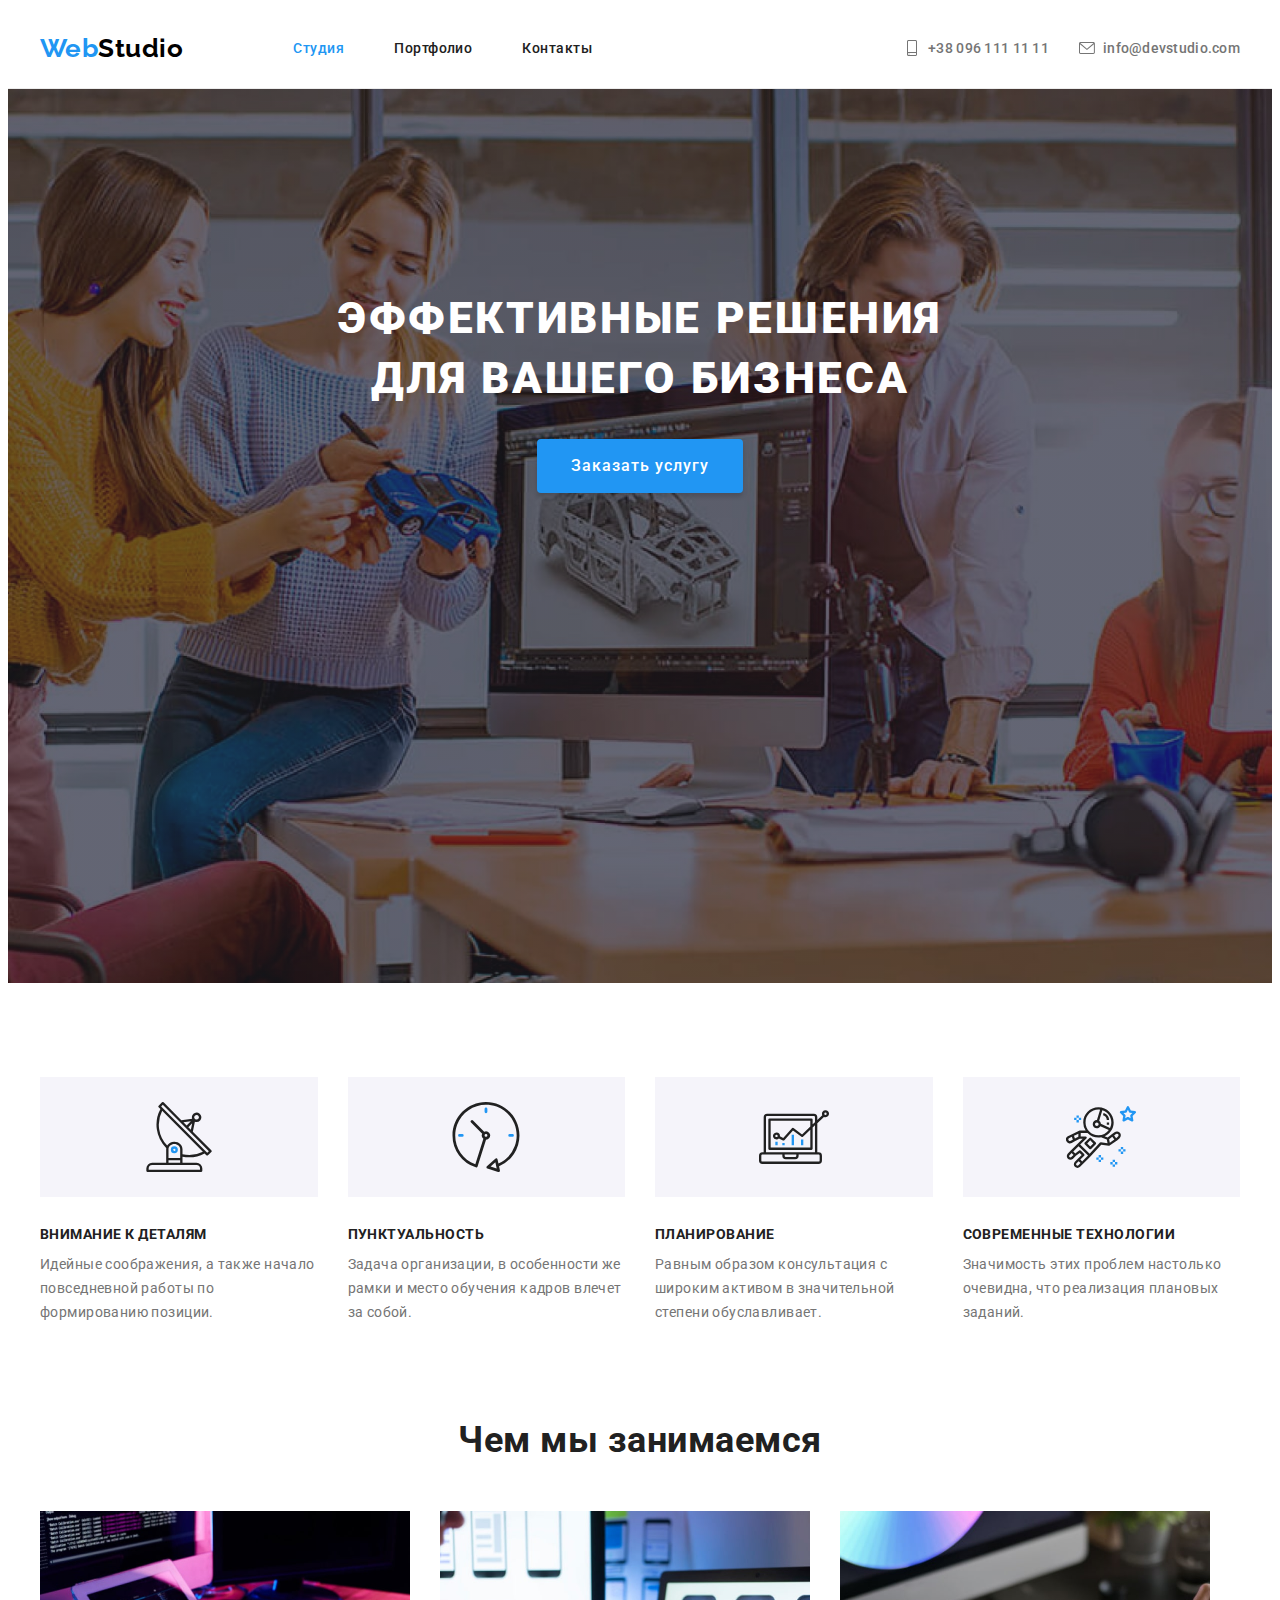
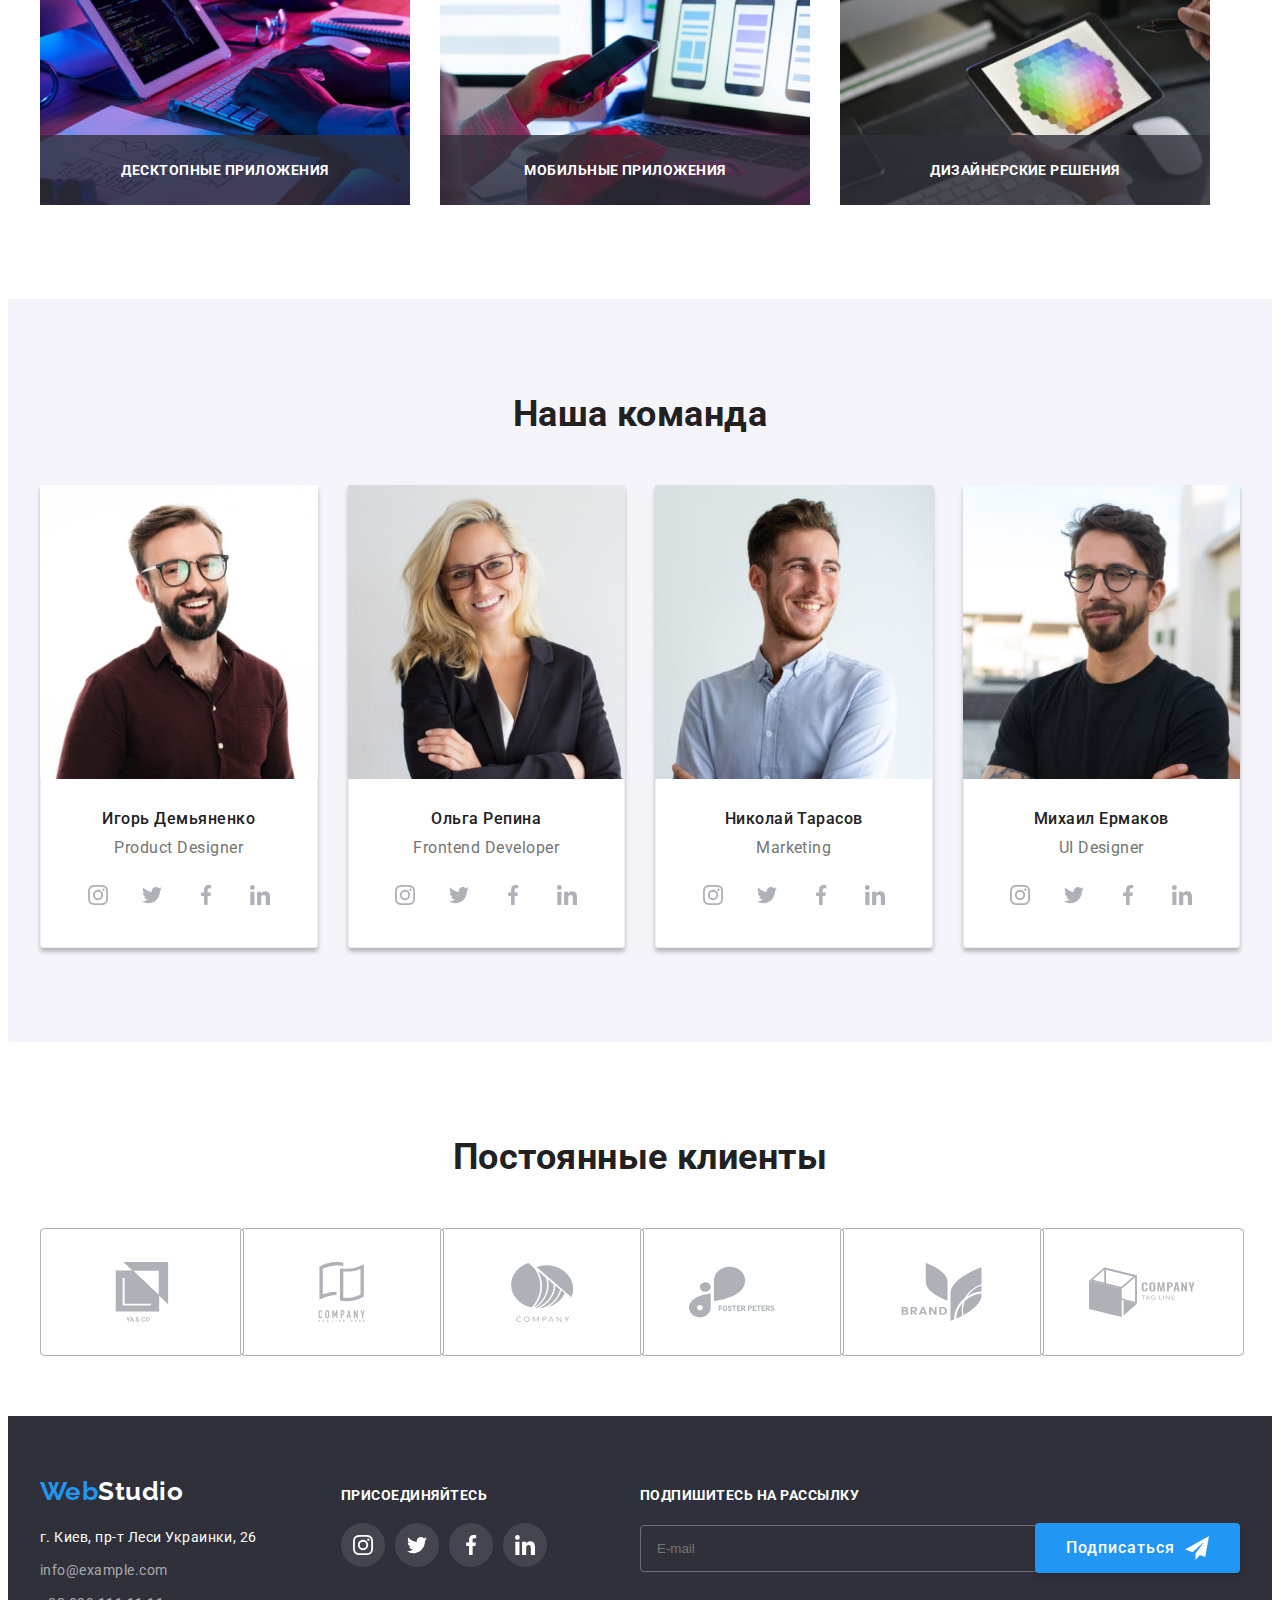
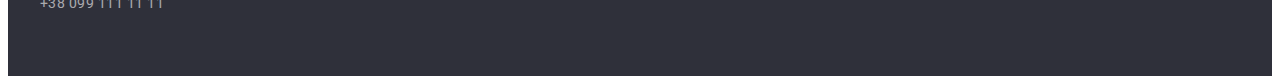
<file: index.html>
<!DOCTYPE html>
<html lang="ru">
  <head>
    <meta charset="UTF-8" />
    <meta http-equiv="X-UA-Compatible" content="IE=edge" />
    <meta name="viewport" content="width=device-width, initial-scale=1.0" />
    <title>Document</title>
    <link rel="preconnect" href="https://fonts.googleapis.com" />
    <link rel="preconnect" href="https://fonts.gstatic.com" crossorigin />
    <link
      href="https://fonts.googleapis.com/css2?family=Raleway:wght@700&family=Roboto:wght@400;500;700;900&display=swap"
      rel="stylesheet"
    />
    <link
      rel="stylesheet"
      href="https://cdnjs.cloudflare.com/ajax/libs/modern-normalize/1.1.0/modern-normalize.min.css"
      integrity="sha512-wpPYUAdjBVSE4KJnH1VR1HeZfpl1ub8YT/NKx4PuQ5NmX2tKuGu6U/JRp5y+Y8XG2tV+wKQpNHVUX03MfMFn9Q=="
      crossorigin="anonymous"
      referrerpolicy="no-referrer"
    />

    <link rel="stylesheet" href="./css/main.min.css" />
  </head>
  <body>
    <header class="header">
      <div class="container header__box">
        <a class="logo link" href=""> Web<span class="logo__text">Studio</span> </a>
        <button type="button" class="header-button" data-menu-open>
          <svg class="header-button__icon" aria-label="Переключатель мобильного меню">
            <use class="icon-menu" href="images/icons.svg#icon-menu"></use>
          </svg>
        </button>

        <nav class="nav">
          <ul class="nav__list list">
            <li class="nav__item">
              <a class="nav__link link nav__link--current" href="./index.html"> Студия</a>
            </li>
            <li class="nav__item">
              <a class="nav__link link" href="./portfolio.html"> Портфолио</a>
            </li>
            <li class="nav__item"><a class="nav__link link" href=""> Контакты</a></li>
          </ul>
        </nav>
        <ul class="contacts list">
          <li class="contacts__item">
            <a
              class="contacts__our-contacts tel link"
              href="tel:+380961111111"
              aria-label="смартфон"
            >
              <svg class="contacts__icon-smartphone">
                <use href="./images/icons.svg#icon-smartphone"></use>
              </svg>
              +38 096 111 11 11</a
            >
          </li>
          <li class="contacts__item">
            <a
              class="contacts__our-contacts link"
              href="mailto:info@devstudio.com"
              aria-label="конверт"
            >
              <svg class="contacts__icon-envelope">
                <use href="./images/icons.svg#icon-envelope"></use>
              </svg>
              info@devstudio.com
            </a>
          </li>
        </ul>
        <div class="mob-menu is-hidden" data-menu>
          <!-- <div class="container"> -->
            <button class="mob-menu-button" data-menu-close>
              <svg class="mob-menu-button__icon">
                <use href="images/icons.svg#close"></use>
              </svg>
            </button>
            <div class="mob-menu-box">
              <ul class="mob-menu__list list">
                <li class="mob-menu__item">
                  <a class="mob-menu__link link mob-menu__link--current" href=""> Студия</a>
                </li>
                <li class="mob-menu__item">
                  <a class="mob-menu__link link" href="./portfolio.html"> Портфолио</a>
                </li>
                <li class="mob-menu__item"><a class="mob-menu__link link" href=""> Контакты</a></li>
              </ul>
              <ul class="mob-contacts list">
                <li class="mob-contacts__item mob-contacts__item--blue">
                  <a class="mob-contacts__link link" href="tel:+380961111111"> +38 096 111 11 11</a>
                </li>
                <li class="mob-contacts__item">
                  <a class="mob-contacts__link link" href="mailto:info@devstudio.com">
                    info@devstudio.com
                  </a>
                </li>
              </ul>
            </div>

            <ul class="list social-networks">
              <li class="social-networks__item">
                <p class="social-networks__text">Instagram</p>
              </li>
              <li class="social-networks__item">
                <p class="social-networks__text">Twitter</p>
              </li>
              <li class="social-networks__item">
                <p class="social-networks__text">Facebook</p>
              </li>
              <li class="social-networks__item">
                <p class="social-networks__text">LinkedIn</p>
              </li>
            </ul>
          </div>
        </div>
      </div>
    </header>
    <main class="main">
      <section class="section section-hero overlay">
        <div class="container hero">
          <h1 class="hero__title">ЭФФЕКТИВНЫЕ РЕШЕНИЯ ДЛЯ ВАШЕГО БИЗНЕСА</h1>
          <button type="button" class="hero__btn btn" data-modal-open>Заказать услугу</button>
        </div>
      </section>
      <!--  особености -->
      <section class="section">
        <div class="container">
          <h2 class="visually-hidden">особенности</h2>
          <ul class="grid grid--margin list">
            <li class="grid__item">
              <div class="about">
                <svg class="about__svg">
                  <use href="./images/icons.svg#icon-antenna"></use>
                </svg>
              </div>
              <h3 class="about__after-title">Внимание к деталям</h3>
              <p class="about__text">
                Идейные соображения, а также начало повседневной работы по формированию позиции.
              </p>
            </li>
            <li class="grid__item">
              <div class="about">
                <svg class="about__svg">
                  <use href="./images/icons.svg#icon-clock"></use>
                </svg>
              </div>
              <h3 class="about__after-title">Пунктуальность</h3>
              <p class="about__text">
                Задача организации, в особенности же рамки и место обучения кадров влечет за собой.
              </p>
            </li>
            <li class="grid__item">
              <div class="about">
                <svg class="about__svg">
                  <use href="./images/icons.svg#icon-diagram"></use>
                </svg>
              </div>
              <h3 class="about__after-title">Планирование</h3>
              <p class="about__text">
                Равным образом консультация с широким активом в значительной степени обуславливает.
              </p>
            </li>
            <li class="grid__item">
              <div class="about">
                <svg class="about__svg">
                  <use href="./images/icons.svg#icon-astronaut"></use>
                </svg>
              </div>
              <h3 class="about__after-title">Современные технологии</h3>
              <p class="about__text">
                Значимость этих проблем настолько очевидна, что реализация плановых заданий.
              </p>
            </li>
          </ul>
          <!--  услуги компании  -->
          <div class="work">
            <h2 class="work__title">Чем мы занимаемся</h2>
            <ul class="work-list work list">
              <li class="work-list__item">
                <div class="work-list__work-box">
                  <img srcset="
                  ./images/desktop/team2-370.jpg 370w,
                  ./images/desktop/team2-740.jpg 740w"
                  src="./images/desktop/team2-370.jpg"
                   sizes="(min-width: 1200px) 33vw"
                   alt="сотрудник работающий на пк" />
                  <p class="work-list__text">ДЕСКТОПНЫЕ ПРИЛОЖЕНИЯ</p>
                </div>
              </li>
              <li class="work-list__item">
                <div class="work-list__work-box">
                  <img srcset="
                  ./images/desktop/team3-370.jpg 370w,
                  ./images/desktop/team3-740.jpg 740w"
                  src="./images/desktop/team3-370.jpg"
                   sizes="(min-width: 1200px) 33vw"
                    alt=" ноутбук на котором создают по " />
                  <p class="work-list__text">МОБИЛЬНЫЕ ПРИЛОЖЕНИЯ</p>
                </div>
              </li>
              <li class="work-list__item">
                <div class="work-list__work-box">
                  <img srcset="
                  ./images/desktop/team1-370.jpg 370w,
                  ./images/desktop/team1-740.jpg 740w"
                  src="./images/desktop/team1-370.jpg"
                   sizes="(min-width: 1200px) 33vw"
                    alt=" планшет в женских руках" />
                  <p class="work-list__text">ДИЗАЙНЕРСКИЕ РЕШЕНИЯ</p>
                </div>
              </li>
            </ul>
          </div>
        </div>
      </section>

      <!-- персонал компании -->
      <section class="team section">
        <div class="container">
          <h2 class="team__title">Наша команда</h2>
          <ul class="team-list list">
            <li class="team-list__item">
              <img class="team-list__icon"  
              srcset="
              ./images/mobile/img-mob-1-450.jpg 450w, 
              ./images/mobile/img-mob-1-900.jpg 900w, 
              ./images/tablet/img-tab-1-354.jpg 354w, 
              ./images/tablet/img-tab-1-708.jpg 708w,
              ./images/desktop/img-des1-270.jpg 270w,
              ./images/desktop/img-des1-540.jpg 540w" 
              src="./images/mobile/img-mob-1-450.jpg" 
              alt="сотрудник компании"
              sizes="(min-width: 1200px) 25vw, (min-width: 768px) 50vw, 100vw" />
              <div class="team-list__team-box">
                <h3 class="team-list__after-title">Игорь Демьяненко</h3>
                <p class="team-list__team-text">Product Designer</p>
                <ul class="list social">
                  <li class="social__item">
                    <a class="social__link" href="">
                      <svg class="social__svg">
                        <use href="./images/icons.svg#icon-instagram"></use>
                      </svg>
                    </a>
                  </li>
                  <li class="social__item">
                    <a class="social__link" href="">
                      <svg class="social__svg">
                        <use href="./images/icons.svg#icon-twitter"></use>
                      </svg>
                    </a>
                  </li>
                  <li class="social__item">
                    <a class="social__link" href="">
                      <svg class="social__svg">
                        <use href="./images/icons.svg#icon-facebook"></use>
                      </svg>
                    </a>
                  </li>
                  <li class="social__item">
                    <a class="social__link" href="">
                      <svg class="social__svg">
                        <use href="./images/icons.svg#icon-linkedin"></use>
                      </svg>
                    </a>
                  </li>
                </ul>
              </div>
            </li>
            <li class="team-list__item">
              <img class="team-list__icon"  srcset="
              ./images/mobile/img-mob-2-450.jpg 450w, 
              ./images/mobile/img-mob-2-900.jpg 900w, 
              ./images/tablet/img-tab-2-354.jpg 354w, 
              ./images/tablet/img-tab-2-708.jpg 708w,
              ./images/desktop/img-des2-270.jpg 270w,
              ./images/desktop/img-des2-540.jpg 540w" 
              src="./images/mobile/img-mob-2-450.jpg"
               alt="сотрудник компании"
               sizes="(min-width: 1200px) 25vw, (min-width: 768px) 50vw, 100vw" />
              <div class="team-list__team-box">
                <h3 class="team-list__after-title">Ольга Репина</h3>
                <p class="team-list__team-text">Frontend Developer</p>
                <ul class="list social">
                  <li class="social__item">
                    <a class="social__link" href="">
                      <svg class="social__svg">
                        <use href="./images/icons.svg#icon-instagram"></use>
                      </svg>
                    </a>
                  </li>
                  <li class="social__item">
                    <a class="social__link" href="">
                      <svg class="social__svg">
                        <use href="./images/icons.svg#icon-twitter"></use>
                      </svg>
                    </a>
                  </li>
                  <li class="social__item">
                    <a class="social__link" href="">
                      <svg class="social__svg">
                        <use href="./images/icons.svg#icon-facebook"></use>
                      </svg>
                    </a>
                  </li>
                  <li class="social__item">
                    <a class="social__link" href="">
                      <svg class="social__svg">
                        <use href="./images/icons.svg#icon-linkedin"></use>
                      </svg>
                    </a>
                  </li>
                </ul>
              </div>
            </li>
            <li class="team-list__item">
              <img class="team-list__icon"  srcset="
              ./images/mobile/img-mob-3-450.jpg 450w, 
              ./images/mobile/img-mob-3-900.jpg 900w, 
              ./images/tablet/img-tab-3-354.jpg 354w, 
              ./images/tablet/img-tab-3-708.jpg 708w,
              ./images/desktop/img-des3-270.jpg 270w,
              ./images/desktop/img-des3-540.jpg 540w" 
              src="./images/mobile/img-mob-3-450.jpg"
               alt="сотрудник компании"
               sizes="(min-width: 1200px) 25vw, (min-width: 768px) 50vw, 100vw" />
              <div class="team-list__team-box">
                <h3 class="team-list__after-title">Николай Тарасов</h3>
                <p class="team-list__team-text">Marketing</p>
                <ul class="list social">
                  <li class="social__item">
                    <a class="social__link" href="">
                      <svg class="social__svg">
                        <use href="./images/icons.svg#icon-instagram"></use>
                      </svg>
                    </a>
                  </li>
                  <li class="social__item">
                    <a class="social__link" href="">
                      <svg class="social__svg">
                        <use href="./images/icons.svg#icon-twitter"></use>
                      </svg>
                    </a>
                  </li>
                  <li class="social__item">
                    <a class="social__link" href="">
                      <svg class="social__svg">
                        <use href="./images/icons.svg#icon-facebook"></use>
                      </svg>
                    </a>
                  </li>
                  <li class="social__item">
                    <a class="social__link" href="">
                      <svg class="social__svg">
                        <use href="./images/icons.svg#icon-linkedin"></use>
                      </svg>
                    </a>
                  </li>
                </ul>
              </div>
            </li>
            <li class="team-list__item">
              <img class="team-list__icon"  srcset="
              ./images/mobile/img-mob-4-450.jpg 450w, 
              ./images/mobile/img-mob-4-900.jpg 900w, 
              ./images/tablet/img-tab-4-354.jpg 354w, 
              ./images/tablet/img-tab-4-708.jpg 708w,
              ./images/desktop/img-des4-270.jpg 270w,
              ./images/desktop/img-des4-540.jpg 540w" 
              src="./images/mobile/img-mob-4-450.jpg"
               alt="сотрудник комнании"
               sizes="(min-width: 1200px) 25vw, (min-width: 768px) 50vw, 100vw" />
              <div class="team-list__team-box">
                <h3 class="team-list__after-title">Михаил Ермаков</h3>
                <p class="team-list__team-text">UI Designer</p>
                <ul class="list social">
                  <li class="social__item">
                    <a class="social__link" href="">
                      <svg class="social__svg">
                        <use href="./images/icons.svg#icon-instagram"></use>
                      </svg>
                    </a>
                  </li>
                  <li class="social__item">
                    <a class="social__link" href="">
                      <svg class="social__svg">
                        <use href="./images/icons.svg#icon-twitter"></use>
                      </svg>
                    </a>
                  </li>
                  <li class="social__item">
                    <a class="social__link" href="">
                      <svg class="social__svg">
                        <use href="./images/icons.svg#icon-facebook"></use>
                      </svg>
                    </a>
                  </li>
                  <li class="social__item">
                    <a class="social__link" href="">
                      <svg class="social__svg">
                        <use href="./images/icons.svg#icon-linkedin"></use>
                      </svg>
                    </a>
                  </li>
                </ul>
              </div>
            </li>
          </ul>
        </div>
      </section>
      <!-- ---------клиенты -->
      <section class="clients section">
        <div class="container clients__container">
          <h2 class="clients__title">Постоянные клиенты</h2>
          <ul class="list clients__list">
            <li class="clients__item">
              <a class="clients__link" href="" aria-label="логотип компании">
                <svg class="clients__svg">
                  <use href="./images/icons.svg#icon-group4"></use>
                </svg>
              </a>
            </li>
            <li class="clients__item">
              <a class="clients__link" href="" aria-label="логотип компании">
                <svg class="clients__svg">
                  <use href="./images/icons.svg#icon-group3"></use>
                </svg>
              </a>
            </li>
            <li class="clients__item">
              <a class="clients__link" href="" aria-label="логотип компании">
                <svg class="clients__svg">
                  <use href="./images/icons.svg#icon-group2"></use>
                </svg>
              </a>
            </li>
            <li class="clients__item">
              <a class="clients__link" href="" aria-label="логотип компании">
                <svg class="clients__svg">
                  <use href="./images/icons.svg#icon-group1"></use>
                </svg>
              </a>
            </li>
            <li class="clients__item">
              <a class="clients__link" href="" aria-label="логотип компании">
                <svg class="clients__svg">
                  <use href="./images/icons.svg#icon-group"></use>
                </svg>
              </a>
            </li>
            <li class="clients__item">
              <a class="clients__link" href="" aria-label="логотип компании">
                <svg class="clients__svg">
                  <use href="./images/icons.svg#icon-Object"></use>
                </svg>
              </a>
            </li>
          </ul>
        </div>
      </section>
    </main>
    <footer class="footer">
      <div class="container footer-container">
        <div class="wrapper-address">
          <a class="logo logo-footer link" href="">
            Web<span class="logo__text--white">Studio</span>
          </a>
          <address class="address">
            <ul class="address__list list">
              <li class="address__item">
                <a
                  class="address__link link"
                  href="https://www.google.com.ua/maps/place/бул.+Леси+Украинки,+26"
                  >г. Киев, пр-т Леси Украинки, 26</a
                >
              </li>
              <li class="address__item">
                <a class="address__link link" href="mailto:info@example.com">info@example.com</a>
              </li>
              <li class="address__item">
                <a class="address__link link" href="tel:+380991111111">+38 099 111 11 11</a>
              </li>
            </ul>
          </address>
        </div>
        <div class="footer-box">
          <p class="footer-box__text">ПРИСОЕДИНЯЙТЕСЬ</p>
          <ul class="list social">
            <li class="social__item">
              <a class="social__link social__link--white" href="" aria-label="icon-instagram">
                <svg class="social__svg">
                  <use href="./images/icons.svg#icon-instagram"></use>
                </svg>
              </a>
            </li>
            <li class="social__item">
              <a class="social__link social__link--white" href="" aria-label="icon-twitter">
                <svg class="social__svg">
                  <use href="./images/icons.svg#icon-twitter"></use>
                </svg>
              </a>
            </li>
            <li class="social__item">
              <a class="social__link social__link--white" href="" aria-label="icon-facebook">
                <svg class="social__svg">
                  <use href="./images/icons.svg#icon-facebook"></use>
                </svg>
              </a>
            </li>
            <li class="social__item">
              <a class="social__link social__link--white" href="" aria-label="icon-linkedin">
                <svg class="social__svg">
                  <use href="./images/icons.svg#icon-linkedin"></use>
                </svg>
              </a>
            </li>
          </ul>
        </div>
        <div class="footer-form-box">
          <form class="footer-form">
            <b class="footer-form__title">ПОДПИШИТЕСЬ НА РАССЫЛКУ</b>
            <div class="label-box">
              <label class="footer-form__label">
                <input class="footer-form__input" name="email" type="email" placeholder="E-mail" />
              </label>
              <button class="footer-form__btn btn" type="submit">
                <span class="footer-form__text">Подписаться</span>
                <svg class="footer-form__icon">
                  <use href="./images/icons.svg#icon-icon-send"></use>
                </svg>
              </button>
            </div>
          </form>
        </div>
      </div>
    </footer>
    <div class="backdrop is-hidden" data-modal>
      <div class="modal">
        <button class="modal__btn" data-modal-close>
          <svg class="modal-svg" width="18" height="18">
            <use href="./images/icons.svg#icon-close"></use>
          </svg>
        </button>
        <p class="modal__title">Оставьте свои данные, мы вам перезвоним</p>
        <form action="#" class="modal-form">
          <label class="modal-form__label"
            ><span>Имя</span>
            <svg class="modal-form__icon">
              <use href="./images/icons.svg#icon-person-black"></use>
            </svg>
            <input type="text" name="user-name" class="modal-form__input" required />
          </label>
          <label class="modal-form__label"
            ><span>Телефон</span>
            <svg class="modal-form__icon">
              <use href="./images/icons.svg#icon-phone-black"></use>
            </svg>
            <input type="email" name="user-email" class="modal-form__input" required />
          </label>
          <label class="modal-form__label"
            ><span>Почта</span>
            <svg class="modal-form__icon">
              <use href="./images/icons.svg#icon-email-black"></use>
            </svg>
            <input type="tel" name="user-tel" class="modal-form__input" required />
          </label>

          <label class="modal-form__label"
            ><span>Комментарий</span>
            <textarea
              class="modal-form__textarea"
              name="user-text"
              placeholder="Введите текст"
            ></textarea>
          </label>
          <div>
            <input
              class="checkbox visually-hidden"
              type="checkbox"
              name="policy"
              id="checkbox"
              value="Соглашаюсь с рассылкой и принимаю"
            />
            <label class="label-checkbox-text" for="checkbox">
              <span class="modal-span">
                <svg class="modal-label-icon" width="16" height="15">
                  <use href="./images/icons.svg#icon-Vector"></use>
                </svg>
              </span>

              Соглашаюсь с рассылкой и принимаю&nbsp;<a href="" class="label-checkbox-link"
                >Условия договора</a
              >
            </label>
          </div>

          <button type="submit" class="form__btn btn">Отправить</button>
        </form>
      </div>
    </div>

    <script src="./js/modal.js"></script>
    <script src="./js/mobile-menu.js"></script>
    
  </body>
</html>
</file>
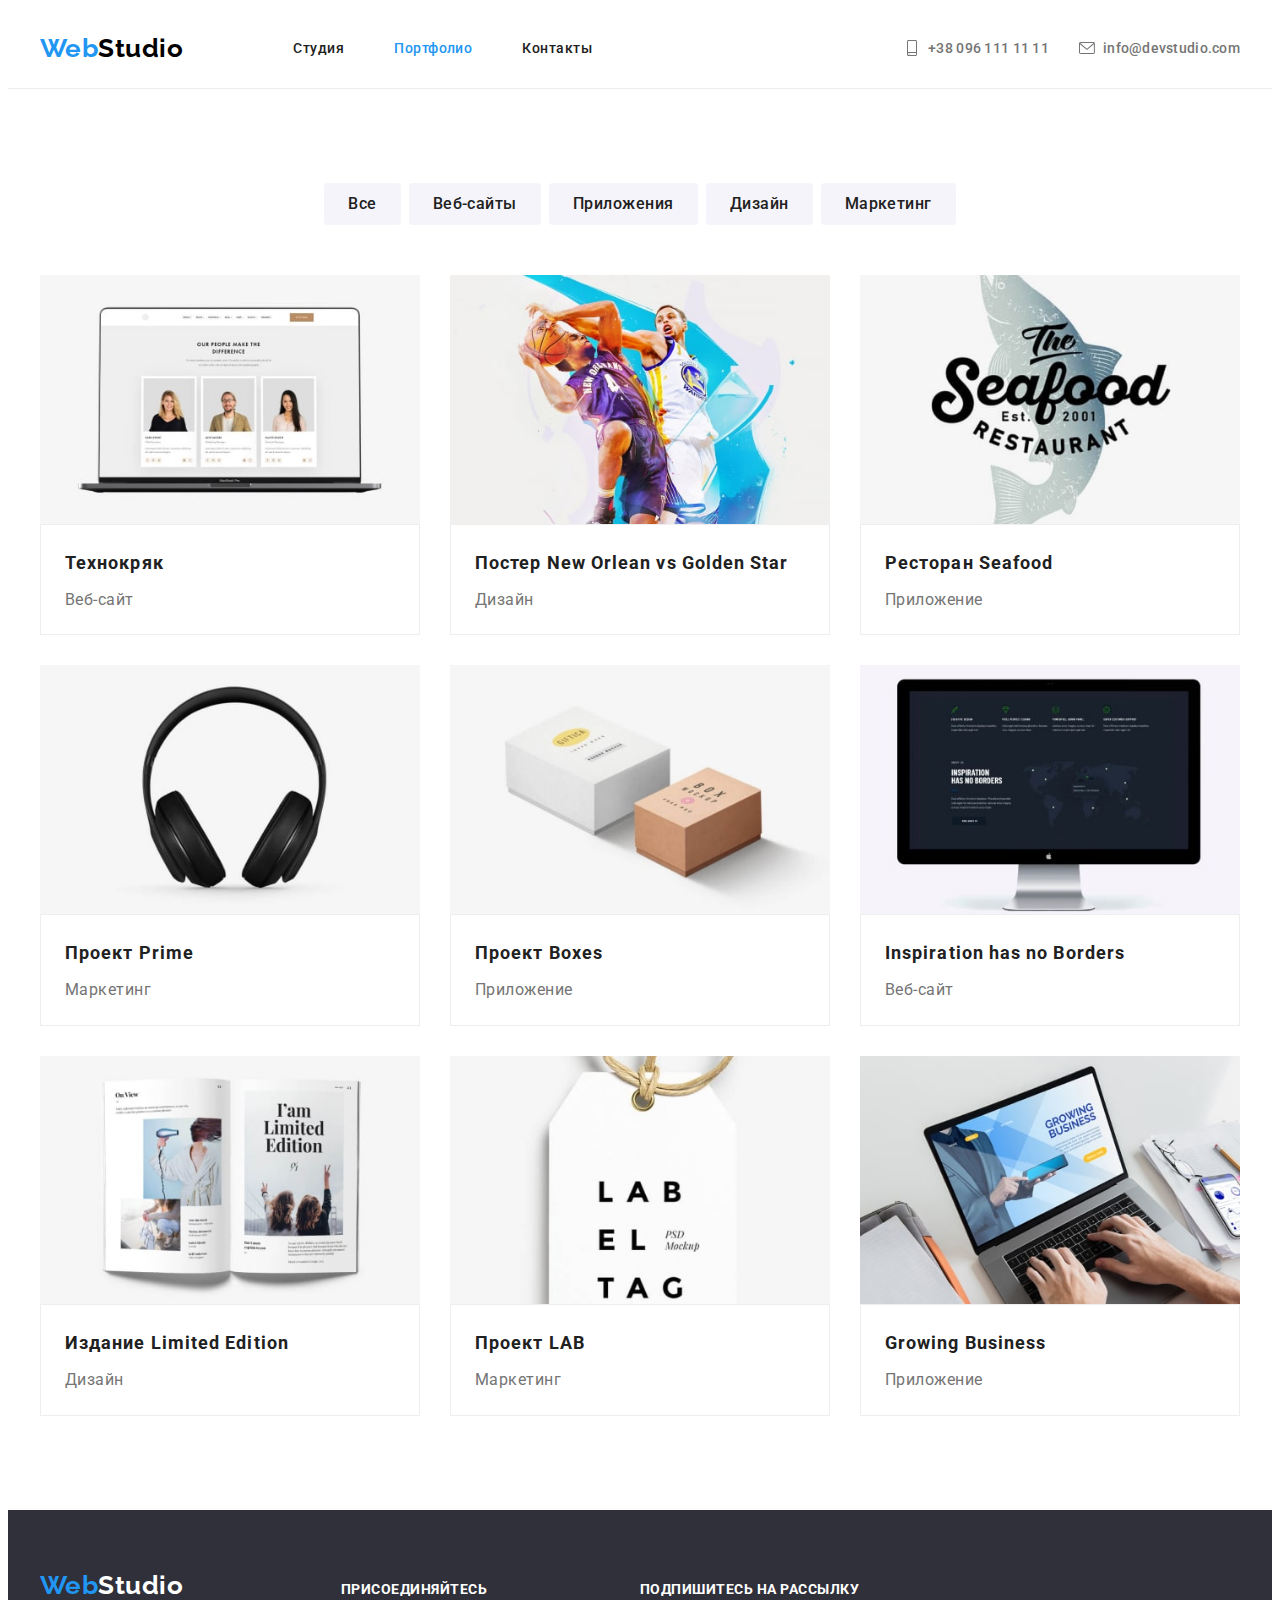
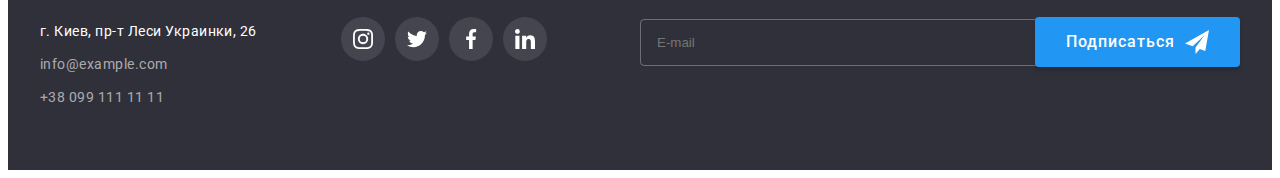
<file: portfolio.html>
<!DOCTYPE html>
<html lang="ru">
  <head>
    <meta charset="UTF-8" />
    <meta http-equiv="X-UA-Compatible" content="IE=edge" />
    <meta name="viewport" content="width=device-width, initial-scale=1.0" />
    <title>Document</title>
    <link rel="preconnect" href="https://fonts.googleapis.com" />
    <link rel="preconnect" href="https://fonts.gstatic.com" crossorigin />
    <link
      href="https://fonts.googleapis.com/css2?family=Raleway:wght@700&family=Roboto:wght@400;500;700;900&display=swap"
      rel="stylesheet"
    />
    <link
      rel="stylesheet"
      href="https://cdnjs.cloudflare.com/ajax/libs/modern-normalize/1.1.0/modern-normalize.min.css"
      integrity="sha512-wpPYUAdjBVSE4KJnH1VR1HeZfpl1ub8YT/NKx4PuQ5NmX2tKuGu6U/JRp5y+Y8XG2tV+wKQpNHVUX03MfMFn9Q=="
      crossorigin="anonymous"
      referrerpolicy="no-referrer"
    />

    <link rel="stylesheet" href="./css/main.min.css" />
  </head>
  <body>
    <header class="header">
      <div class="container header__box">
        <a class="logo link" href=""> Web<span class="logo__text">Studio</span> </a>
        <button type="button" class="header-button" data-menu-open>
          <svg class="header-button__icon" aria-label="Переключатель мобильного меню">
            <use class="icon-menu" href="images/icons.svg#icon-menu"></use>
          </svg>
        </button>

        <nav class="nav">
          <ul class="nav__list list">
            <li class="nav__item">
              <a class="nav__link link" href="./index.html"> Студия</a>
            </li>
            <li class="nav__item">
              <a class="nav__link link nav__link--current" href="./portfolio.html"> Портфолио</a>
            </li>
            <li class="nav__item"><a class="nav__link link" href=""> Контакты</a></li>
          </ul>
        </nav>
        <ul class="contacts list">
          <li class="contacts__item">
            <a
              class="contacts__our-contacts tel link"
              href="tel:+380961111111"
              aria-label="смартфон"
            >
              <svg class="contacts__icon-smartphone">
                <use href="./images/icons.svg#icon-smartphone"></use>
              </svg>
              +38 096 111 11 11</a
            >
          </li>
          <li class="contacts__item">
            <a
              class="contacts__our-contacts link"
              href="mailto:info@devstudio.com"
              aria-label="конверт"
            >
              <svg class="contacts__icon-envelope">
                <use href="./images/icons.svg#icon-envelope"></use>
              </svg>
              info@devstudio.com
            </a>
          </li>
        </ul>
        <div class="mob-menu is-hidden" data-menu>
          <button class="mob-menu-button" data-menu-close>
            <svg class="mob-menu-button__icon">
              <use href="images/icons.svg#close"></use>
            </svg>
          </button>
          <div class="mob-menu-box">
            <ul class="mob-menu__list list">
              <li class="mob-menu__item">
                <a class="mob-menu__link link" href="./index.html"> Студия</a>
              </li>
              <li class="mob-menu__item">
                <a class="mob-menu__link mob-menu__link--current link" href="./portfolio.html">
                  Портфолио</a
                >
              </li>
              <li class="mob-menu__item"><a class="mob-menu__link link" href=""> Контакты</a></li>
            </ul>
            <ul class="mob-contacts list">
              <li class="mob-contacts__item mob-contacts__item--blue">
                <a class="mob-contacts__link link" href="tel:+380961111111"> +38 096 111 11 11</a>
              </li>
              <li class="mob-contacts__item">
                <a class="mob-contacts__link link" href="mailto:info@devstudio.com">
                  info@devstudio.com
                </a>
              </li>
            </ul>
          </div>

          <ul class="list social-networks">
            <li class="social-networks__item">
              <p class="social-networks__text">Instagram</p>
            </li>
            <li class="social-networks__item">
              <p class="social-networks__text">Twitter</p>
            </li>
            <li class="social-networks__item">
              <p class="social-networks__text">Facebook</p>
            </li>
            <li class="social-networks__item">
              <p class="social-networks__text">LinkedIn</p>
            </li>
          </ul>
        </div>
      </div>
    </header>
    <main class="main-porfolio">
      <section class="projects section">
        <div class="container">
          <h1 class="visually-hidden">Проекты</h1>
          <ul class="filters list">
            <li class="filters__item">
              <button type="button" class="filters__buttons">Все</button>
            </li>
            <li class="filters__item">
              <button type="button" class="filters__buttons">Веб-сайты</button>
            </li>
            <li class="filters__item">
              <button type="button" class="filters__buttons">Приложения</button>
            </li>
            <li class="filters__item">
              <button type="button" class="filters__buttons">Дизайн</button>
            </li>
            <li class="filters__item">
              <button type="button" class="filters__buttons">Маркетинг</button>
            </li>
          </ul>

          <ul class="list wrapper">
            <li class="wrapper__item">
              <a class="link wrapper__link" href="">
                <div class="gallery">
                  <img
                    class="gallery__icon"
                    srcset="
                      ./images/mobile/pic-mob-1-450.jpg 450w,
                      ./images/mobile/pic-mob-1-900.jpg 900w,
                      ./images/tablet/pic-tab-1-354.jpg 354w,
                      ./images/tablet/pic-tab-1-708.jpg 708w
                    "
                    src="./images/mobile/pic-mob-1.jpg"
                    alt="ноутбук"
                    sizes="(min-width: 1200px) 33vw, (min-width: 768px) 50vw, 100vw"
                  />
                  <p class="gallery__text">
                    Технокряк это современная площадка распространения коронавируса. Компании
                    используют эту платформу для цифрового шпионажа и атак на защищённые сервера
                    конкурентов.
                  </p>
                </div>
                <div class="gallery__box gallery__box--height">
                  <h2 class="gallery__after-title">Технокряк</h2>
                  <p class="gallery__indent">Веб-сайт</p>
                </div>
              </a>
            </li>
            <li class="wrapper__item">
              <a class="link wrapper__link" href="">
                <div class="gallery">
                  <img
                    class="gallery__icon"
                    srcset="
                      ./images/mobile/pic-mob-2-450.jpg 450w,
                      ./images/mobile/pic-mob-2-900.jpg 900w,
                      ./images/tablet/pic-tab-2-354.jpg 354w,
                      ./images/tablet/pic-tab-2-708.jpg 708w
                    "
                    src="./images/mobile/pic-mob-1.jpg"
                    alt="ноутбук"
                    sizes="(min-width: 1200px) 33vw, (min-width: 768px) 50vw, 100vw"
                  />
                  <p class="gallery__text">
                    Технокряк это современная площадка распространения коронавируса. Компании
                    используют эту платформу для цифрового шпионажа и атак на защищённые сервера
                    конкурентов.
                  </p>
                </div>
                <div class="gallery__box">
                  <h2 class="gallery__after-title">Постер New Orlean vs Golden Star</h2>
                  <p class="gallery__indent">Дизайн</p>
                </div>
              </a>
            </li>
            <li class="wrapper__item">
              <a class="link wrapper__link" href="">
                <div class="gallery">
                  <img
                    class="gallery__icon"
                    srcset="
                      ./images/mobile/pic-mob-3-450.jpg 450w,
                      ./images/mobile/pic-mob-3-900.jpg 900w,
                      ./images/tablet/pic-tab-3-354.jpg 354w,
                      ./images/tablet/pic-tab-3-708.jpg 708w
                    "
                    src="./images/mobile/pic-mob-1.jpg"
                    alt="ноутбук"
                    sizes="(min-width: 1200px) 33vw, (min-width: 768px) 50vw, 100vw"
                  />
                  <p class="gallery__text">
                    Технокряк это современная площадка распространения коронавируса. Компании
                    используют эту платформу для цифрового шпионажа и атак на защищённые сервера
                    конкурентов.
                  </p>
                </div>
                <div class="gallery__box">
                  <h2 class="gallery__after-title">Ресторан Seafood</h2>
                  <p class="gallery__indent">Приложение</p>
                </div>
              </a>
            </li>
            <li class="wrapper__item">
              <a class="link wrapper__link" href="">
                <div class="gallery">
                  <img
                    class="gallery__icon"
                    srcset="
                      ./images/mobile/pic-mob-4-450.jpg 450w,
                      ./images/mobile/pic-mob-4-900.jpg 900w,
                      ./images/tablet/pic-tab-4-354.jpg 354w,
                      ./images/tablet/pic-tab-4-708.jpg 708w
                    "
                    src="./images/mobile/pic-mob-1.jpg"
                    alt="ноутбук"
                    sizes="(min-width: 1200px) 33vw, (min-width: 768px) 50vw, 100vw"
                  />
                  <p class="gallery__text">
                    Технокряк это современная площадка распространения коронавируса. Компании
                    используют эту платформу для цифрового шпионажа и атак на защищённые сервера
                    конкурентов.
                  </p>
                </div>
                <div class="gallery__box">
                  <h2 class="gallery__after-title">Проект Prime</h2>
                  <p class="gallery__indent">Маркетинг</p>
                </div>
              </a>
            </li>
            <li class="wrapper__item">
              <a class="link wrapper__link" href="">
                <div class="gallery">
                  <img
                    class="gallery__icon"
                    srcset="
                      ./images/mobile/pic-mob-5-450.jpg 450w,
                      ./images/mobile/pic-mob-5-900.jpg 900w,
                      ./images/tablet/pic-tab-5-354.jpg 354w,
                      ./images/tablet/pic-tab-5-708.jpg 708w
                    "
                    src="./images/mobile/pic-mob-1.jpg"
                    alt="ноутбук"
                    sizes="(min-width: 1200px) 33vw, (min-width: 768px) 50vw, 100vw"
                  />
                  <p class="gallery__text">
                    Технокряк это современная площадка распространения коронавируса. Компании
                    используют эту платформу для цифрового шпионажа и атак на защищённые сервера
                    конкурентов.
                  </p>
                </div>
                <div class="gallery__box">
                  <h2 class="gallery__after-title">Проект Boxes</h2>
                  <p class="gallery__indent">Приложение</p>
                </div>
              </a>
            </li>
            <li class="wrapper__item">
              <a class="link wrapper__link" href="">
                <div class="gallery">
                  <img
                    class="gallery__icon"
                    srcset="
                      ./images/mobile/pic-mob-6-450.jpg 450w,
                      ./images/mobile/pic-mob-6-900.jpg 900w,
                      ./images/tablet/pic-tab-6-354.jpg 354w,
                      ./images/tablet/pic-tab-6-708.jpg 708w
                    "
                    src="./images/mobile/pic-mob-1.jpg"
                    alt="ноутбук"
                    sizes="(min-width: 1200px) 33vw, (min-width: 768px) 50vw, 100vw"
                  />
                  <p class="gallery__text">
                    Технокряк это современная площадка распространения коронавируса. Компании
                    используют эту платформу для цифрового шпионажа и атак на защищённые сервера
                    конкурентов.
                  </p>
                </div>
                <div class="gallery__box">
                  <h2 class="gallery__after-title">Inspiration has no Borders</h2>
                  <p class="gallery__indent">Веб-сайт</p>
                </div>
              </a>
            </li>
            <li class="wrapper__item">
              <a class="link wrapper__link" href="">
                <div class="gallery">
                  <img
                    class="gallery__icon"
                    srcset="
                      ./images/mobile/pic-mob-7-450.jpg 450w,
                      ./images/mobile/pic-mob-7-900.jpg 900w,
                      ./images/tablet/pic-tab-7-354.jpg 354w,
                      ./images/tablet/pic-tab-7-708.jpg 708w
                    "
                    src="./images/mobile/pic-mob-1.jpg"
                    alt="ноутбук"
                    sizes="(min-width: 1200px) 33vw, (min-width: 768px) 50vw, 100vw"
                  />
                  <p class="gallery__text">
                    Технокряк это современная площадка распространения коронавируса. Компании
                    используют эту платформу для цифрового шпионажа и атак на защищённые сервера
                    конкурентов.
                  </p>
                </div>
                <div class="gallery__box">
                  <h2 class="gallery__after-title">Издание Limited Edition</h2>
                  <p class="gallery__indent">Дизайн</p>
                </div>
              </a>
            </li>
            <li class="wrapper__item">
              <a class="link wrapper__link" href="">
                <div class="gallery">
                  <img
                    class="gallery__icon"
                    srcset="
                      ./images/mobile/pic-mob-8-450.jpg 450w,
                      ./images/mobile/pic-mob-8-900.jpg 900w,
                      ./images/tablet/pic-tab-8-354.jpg 354w,
                      ./images/tablet/pic-tab-8-708.jpg 708w
                    "
                    src="./images/mobile/pic-mob-1.jpg"
                    alt="ноутбук"
                    sizes="(min-width: 1200px) 33vw, (min-width: 768px) 50vw, 100vw"
                  />
                  <p class="gallery__text">
                    Технокряк это современная площадка распространения коронавируса. Компании
                    используют эту платформу для цифрового шпионажа и атак на защищённые сервера
                    конкурентов.
                  </p>
                </div>
                <div class="gallery__box">
                  <h2 class="gallery__after-title">Проект LAB</h2>
                  <p class="gallery__indent">Маркетинг</p>
                </div>
              </a>
            </li>
            <li class="wrapper__item">
              <a class="link wrapper__link" href="">
                <div class="gallery">
                  <img
                    class="gallery__icon"
                    srcset="
                      ./images/mobile/pic-mob-9-450.jpg 450w,
                      ./images/mobile/pic-mob-9-900.jpg 900w,
                      ./images/tablet/pic-tab-9-354.jpg 354w,
                      ./images/tablet/pic-tab-9-708.jpg 708w
                    "
                    src="./images/mobile/pic-mob-1.jpg"
                    alt="ноутбук"
                    sizes="(min-width: 1200px) 33vw, (min-width: 768px) 50vw, 100vw"
                  />
                  <p class="gallery__text">
                    Технокряк это современная площадка распространения коронавируса. Компании
                    используют эту платформу для цифрового шпионажа и атак на защищённые сервера
                    конкурентов.
                  </p>
                </div>
                <div class="gallery__box">
                  <h2 class="gallery__after-title">Growing Business</h2>
                  <p class="gallery__indent">Приложение</p>
                </div>
              </a>
            </li>
          </ul>
        </div>
      </section>
    </main>
    <footer class="footer">
      <div class="container footer-container">
        <div class="wrapper-address">
          <a class="logo logo-footer link" href="">
            Web<span class="logo__text--white">Studio</span>
          </a>
          <address class="address">
            <ul class="address__list list">
              <li class="address__item">
                <a
                  class="address__link link"
                  href="https://www.google.com.ua/maps/place/бул.+Леси+Украинки,+26"
                  >г. Киев, пр-т Леси Украинки, 26</a
                >
              </li>
              <li class="address__item">
                <a class="address__link link" href="mailto:info@example.com">info@example.com</a>
              </li>
              <li class="address__item">
                <a class="address__link link" href="tel:+380991111111">+38 099 111 11 11</a>
              </li>
            </ul>
          </address>
        </div>
        <div class="footer-box">
          <p class="footer-box__text">ПРИСОЕДИНЯЙТЕСЬ</p>
          <ul class="list social">
            <li class="social__item">
              <a class="social__link social__link--white" href="" aria-label="icon-instagram">
                <svg class="social__svg">
                  <use href="./images/icons.svg#icon-instagram"></use>
                </svg>
              </a>
            </li>
            <li class="social__item">
              <a class="social__link social__link--white" href="" aria-label="icon-twitter">
                <svg class="social__svg">
                  <use href="./images/icons.svg#icon-twitter"></use>
                </svg>
              </a>
            </li>
            <li class="social__item">
              <a class="social__link social__link--white" href="" aria-label="icon-facebook">
                <svg class="social__svg">
                  <use href="./images/icons.svg#icon-facebook"></use>
                </svg>
              </a>
            </li>
            <li class="social__item">
              <a class="social__link social__link--white" href="" aria-label="icon-linkedin">
                <svg class="social__svg">
                  <use href="./images/icons.svg#icon-linkedin"></use>
                </svg>
              </a>
            </li>
          </ul>
        </div>
        <div class="footer-form-box">
          <form class="footer-form">
            <b class="footer-form__title">ПОДПИШИТЕСЬ НА РАССЫЛКУ</b>
            <div class="label-box">
              <label class="footer-form__label">
                <input class="footer-form__input" name="email" type="email" placeholder="E-mail" />
              </label>
              <button class="footer-form__btn btn" type="submit">
                <span class="footer-form__text">Подписаться</span>
                <svg class="footer-form__icon">
                  <use href="./images/icons.svg#icon-icon-send"></use>
                </svg>
              </button>
            </div>
          </form>
        </div>
      </div>
    </footer>
    <script src="./js/mobile-menu.js"></script>
  </body>
</html>
</file>
<file: css/main.min.css>
p,h1,h2,h3,h4,h5,h6{margin:0}ul{margin:0;padding:0}img{display:block;max-width:100%;height:auto}.list{list-style:none;padding:0;margin:0}.link{text-decoration:none;color:currentColor}:root{--first-title-color: #ffffff;--second-title-color: #212121;--accent: #2196f3;--body-color: #757575;--bg-color: #e5e5e5;--first-text-color: #ffffff}.visually-hidden{position:absolute;white-space:nowrap;width:1px;height:1px;overflow:hidden;border:0;padding:0;clip:rect(0 0 0 0);clip-path:inset(50%);margin:-1px}.container{min-width:320px;padding-left:15px;padding-right:15px;margin:0 auto}@media screen and (min-width: 480px){.container{width:480px}}@media screen and (min-width: 768px){.container{width:768px}}@media screen and (min-width: 1200px){.container{width:1200px}}body{color:var(--body-color);letter-spacing:0.03em;font-family:'Roboto', sans-serif}.section{padding-top:60px;padding-bottom:60px}@media screen and (min-width: 1200px){.section{padding-top:94px;padding-bottom:94px}}@media screen and (max-width: 767px){.filters{display:flex;flex-wrap:wrap;row-gap:15px;margin-bottom:40px}}@media screen and (min-width: 768px){.filters{display:flex;justify-content:center;margin-bottom:30px}}@media screen and (min-width: 1200px){.filters{margin-bottom:50px}}@media screen and (max-width: 767px){.filters__item{margin-right:8px}}@media screen and (min-width: 768px){.filters__item+.filters__item{margin-left:8px}}.filters__buttons{font-family:inherit;font-style:normal;font-weight:500;font-size:16px;line-height:1.62;text-align:center;letter-spacing:0.03em;color:var(--second-title-color);background-color:#f5f4fa;border-radius:4px;border-color:transparent;cursor:pointer;padding:6px 22px;transition:background-color 250ms cubic-bezier(0.4, 0, 0.2, 1),color 250ms cubic-bezier(0.4, 0, 0.2, 1),box-shadow 250ms cubic-bezier(0.4, 0, 0.2, 1)}.filters__buttons:hover,.filters__buttons:focus{color:var(--first-text-color);background-color:var(--accent);box-shadow:0px 2px 2px rgba(0,0,0,0.12),0px 1px 2px rgba(0,0,0,0.08),0px 3px 1px rgba(0,0,0,0.1)}.btn{font-family:inherit;font-style:normal;font-weight:500;font-size:16px;line-height:1.87;letter-spacing:0.06em;cursor:pointer;color:var(--first-title-color);background-color:#2196f3;box-shadow:0px 4px 4px rgba(0,0,0,0.15);border-radius:4px;border-color:transparent;transition:background-color 250ms cubic-bezier(0.4, 0, 0.2, 1)}.btn:hover,.btn:focus{color:var(--first-text-color);background-color:#188ce8}.logo{display:block;font-family:Raleway;font-style:normal;font-weight:700;font-size:24px;line-height:1.17;color:var(--accent);padding-top:16px;padding-bottom:16px}@media screen and (min-width: 1200px){.logo{margin-right:93px;font-size:26px}}.logo-footer{margin:0;padding:0}@media screen and (min-width: 1200px){.logo-footer{margin-bottom:20px}}.logo__text{color:#000000}.logo__text--white{color:var(--first-text-color)}@media screen and (min-width: 768px){.grid{display:flex;flex-wrap:wrap;margin-right:-30px;margin-bottom:-30px}}@media screen and (min-width: 1200px){.grid{display:flex;flex-wrap:wrap;margin-right:-30px}}@media screen and (max-width: 767px){.grid__item:not(:last-child){margin-bottom:30px}}@media screen and (min-width: 768px) and (max-width: 1199px){.grid__item{flex-basis:calc(100% / 2 - 30px);margin-right:30px;margin-bottom:30px}}@media screen and (min-width: 1200px){.grid__item{flex-basis:calc(100% / 4 - 30px);margin-right:30px}}@media screen and (min-width: 1200px){.grid--margin{margin-bottom:94px}}.social{display:flex;justify-content:center}.social__item{width:44px;height:44px;margin-right:10px}.social__item:nth-child(4n){margin-right:0}.social__link{display:flex;justify-content:center;align-items:center;width:100%;height:100%;color:#afb1b8;border-radius:50%;transition:background-color 250ms cubic-bezier(0.4, 0, 0.2, 1),color 250ms cubic-bezier(0.4, 0, 0.2, 1)}.social__link:focus,.social__link:hover{color:#ffffff;background-color:var(--accent)}.social__link--white{color:#ffffff;background-color:rgba(255,255,255,0.1)}.social__svg{width:20px;height:20px;fill:currentColor}.backdrop{position:fixed;top:0;left:0;width:100%;height:100%;background-color:rgba(0,0,0,0.2);opacity:1;transition:opacity 250ms cubic-bezier(0.4, 0, 0.2, 1),visibility 250ms cubic-bezier(0.4, 0, 0.2, 1)}.backdrop.is-hidden{visibility:hidden;opacity:0;pointer-events:none}.modal{position:absolute;top:50%;left:50%;transform:translate(-50%, -50%);padding:40px;max-width:528px;max-height:581px;background-color:#ffffff;border-radius:4px;box-shadow:0 2px 1px rgba(0,0,0,0.2),0 1px 1px rgba(0,0,0,0.14),0 1px 3px rgba(0,0,0,0.12);transform:scale(1) translate(-50%, -50%) rotate(0);transition:transform 250ms cubic-bezier(0.4, 0, 0.2, 1)}.backdrop.is-hidden .modal{transform:scale(0.5) rotate(180deg) translate(200px, 200px)}@media screen and (min-width: 480px){.modal{width:450px;height:609px}}@media screen and (min-width: 1200px){.modal{width:528px;height:581px}}.modal__btn{display:flex;justify-content:center;align-items:center;position:absolute;top:10px;right:10px;padding:0;width:30px;height:30px;background-color:transparent;border:1px solid rgba(0,0,0,0.1);border-radius:50%;cursor:pointer;transition:fill 250ms cubic-bezier(0.4, 0, 0.2, 1)}.modal__btn:focus .modal-svg,.modal__btn:hover .modal-svg{fill:var(--accent)}.modal__title{font-weight:700;font-size:20px;line-height:1.15;text-align:center;color:var(--second-title-color);margin-bottom:12px}.modal-form__label{display:block;position:relative;margin-bottom:10px;font-size:12px;line-height:1.17;letter-spacing:0.01em;transition:fill 250ms cubic-bezier(0.4, 0, 0.2, 1),border-color 250ms cubic-bezier(0.4, 0, 0.2, 1)}.modal-form__label:focus-within .modal-form__icon{fill:var(--accent)}.modal-form__label:focus-within .modal-form__input{border-color:var(--accent)}.modal-form__label:focus-within .modal-form__textarea{border-color:var(--accent)}.modal-form__icon{position:absolute;left:11px;bottom:12px;width:18px;height:18px}.modal-form__input{width:100%;height:40px;padding:12px 42px;border:1px solid rgba(33,33,33,0.2);border-radius:4px;outline:none;margin-top:4px}.modal-form__textarea{width:100%;height:120px;margin-top:4px;padding:12px 16px;border:1px solid rgba(33,33,33,0.2);border-radius:4px;resize:none;outline:none}.modal-form__textarea::placeholder{color:rgba(117,117,117,0.5);font-size:12px;line-height:1.17;letter-spacing:0.01em}.label-checkbox-text{display:flex;align-items:center;margin-bottom:30px;font-size:12px;line-height:1.71;cursor:pointer}@media screen and (min-width: 1200px){.label-checkbox-text{margin:20px 11px 30px;font-size:14px}}.modal-span{display:flex;justify-content:center;align-items:center;width:16px;height:15px;border:2px solid #212121;margin-right:5px;border-radius:4px;fill:transparent}.checkbox:checked+.label-checkbox-text .modal-span{border:none;fill:#ffffff;background-color:var(--accent)}.label-checkbox-link{text-decoration-skip-ink:none;color:var(--accent)}.form__btn{display:block;margin:0 auto;padding:10px 55px;letter-spacing:0.06em;background-color:#2196f3}@media screen and (max-width: 767px){.nav{display:none}}@media screen and (min-width: 1200px){.nav{margin-right:295px}}@media screen and (min-width: 768px){.nav__list{display:flex}}@media screen and (min-width: 768px){.nav__item:not(:last-child){margin-right:50px}}.nav__link{transition:color 250ms cubic-bezier(0.4, 0, 0.2, 1)}.nav__link:hover,.nav__link:focus{color:var(--accent)}@media screen and (min-width: 768px){.nav__link{display:block;font-weight:500;font-size:14px;line-height:calc(16 / 14);color:#212121;padding-top:32px;padding-bottom:32px}}.nav__link--current{color:var(--accent)}.header{position:relative;background-color:var(--first-title-color);border-bottom:1px solid #ececec}@media screen and (min-width: 320px){.header__box{display:flex;align-items:center;justify-content:space-between}}.mob-menu-button,.header-button{display:inline-flex;padding:0;border:0;background-color:transparent}@media screen and (min-width: 768px){.mob-menu-button,.header-button{display:none}}.mob-menu-button__icon,.header-button__icon{width:40px;height:40px}.mob-menu{min-width:320px;position:fixed;background-color:#ffffff;top:0;left:0;width:100vw;height:100vh;z-index:5;padding:48px 0;padding-left:40px}.mob-menu.is-hidden{visibility:hidden;opacity:0;pointer-events:none}.mob-menu .container{display:flex;flex-direction:column;justify-content:space-between;height:100%}@media screen and (min-width: 768px){.mob-menu{display:none}}.mob-menu-box{display:flex;flex-direction:column;justify-content:space-between}.mob-menu-box{height:100%}.mob-menu-button{position:absolute;top:21px;right:33px}.mob-menu__item{font-weight:500;font-size:40px;line-height:1.18;letter-spacing:0.02em;color:#212121}.mob-menu__item:not(:last-child){margin-bottom:32px}.mob-menu__link--current{color:var(--accent)}.mob-contacts{margin-bottom:64px}.mob-contacts__item{font-weight:500;font-size:24px;line-height:1.17}.mob-contacts__item:not(:last-child){margin-bottom:32px}.mob-contacts__item--blue{color:var(--accent);line-height:1.17;font-size:32px}.social-networks{display:flex;color:var(--accent);font-weight:500;font-size:18px;line-height:1.22;letter-spacing:0.02}.social-networks__item{position:relative}.social-networks__item:not(:last-child){margin-right:20px}.social-networks__item:last-child .social-networks__text::after{background-color:transparent}.social-networks__text::after{display:inline-block;position:absolute;right:-10px;content:'';width:1px;height:22px;background-color:rgba(33,33,33,0.2)}@media screen and (max-width: 767px){.contacts{display:none}}@media screen and (min-width: 768px) and (max-width: 1199px){.contacts{display:flex;flex-direction:column-reverse;justify-content:center}}@media screen and (min-width: 1200px){.contacts{display:flex}}@media screen and (min-width: 768px) and (max-width: 1199px){.contacts__item:not(:first-child){margin-bottom:10px}}@media screen and (min-width: 1200px){.contacts__item:not(:first-child){margin-left:30px}}.contacts__our-contacts{display:flex;align-items:center;font-weight:500;line-height:1.14;letter-spacing:0.02em;color:var(--body-color)}.contacts__our-contacts:focus,.contacts__our-contacts:hover{color:var(--accent)}@media screen and (min-width: 768px){.contacts__our-contacts{font-size:12px;line-height:calc(14.06 / 12)}}@media screen and (min-width: 1200px){.contacts__our-contacts{padding-top:32px;padding-bottom:32px;line-height:1.17;font-size:14px}}.contacts__icon-smartphone,.contacts__icon-envelope{width:16px;height:16px;margin-right:8px;fill:currentColor}@media screen and (max-width: 767px){.contacts__icon-smartphone,.contacts__icon-envelope{display:none}}.hero__title{margin:0 auto;margin-bottom:30px;width:360px;font-weight:900;font-size:26px;line-height:1.61;letter-spacing:0.06em;text-transform:uppercase;color:var(--first-title-color)}@media screen and (min-width: 1200px){.hero__title{width:696px;font-size:44px;line-height:1.36}}.hero__btn{padding:10px 32px}.overlay{text-align:center;margin-left:auto;margin-right:auto}@media screen and (min-width: 320px) and (max-width: 480px){.overlay{max-height:400px;background-image:linear-gradient(to right, rgba(47,48,58,0.4), rgba(47,48,58,0.4)),url(../images/desktop/fon-img-480-min.jpg);background-position:center;background-size:cover}}@media screen and (min-width: 320px) and (max-width: 480px) and (min-device-pixel-ratio: 2), screen and (min-width: 320px) and (max-width: 480px) and (-webkit-min-device-pixel-ratio: 2), screen and (min-width: 320px) and (max-width: 480px) and (min-resolution: 192dpi), screen and (min-width: 320px) and (max-width: 480px) and (min-resolution: 2dppx){.overlay{background-image:linear-gradient(to right, rgba(47,48,58,0.4), rgba(47,48,58,0.4)),url(../images/desktop/fon-img-960-min.jpg)}}@media screen and (min-width: 480px){.overlay{padding-top:118px}}@media screen and (min-width: 480px) and (max-width: 1199px){.overlay{height:400px;background-image:linear-gradient(to right, rgba(47,48,58,0.4), rgba(47,48,58,0.4)),url(../images/desktop/fon-img-768-min.jpg);background-size:768px 400px}}@media screen and (min-width: 480px) and (max-width: 1199px) and (min-device-pixel-ratio: 2), screen and (min-width: 480px) and (max-width: 1199px) and (-webkit-min-device-pixel-ratio: 2), screen and (min-width: 480px) and (max-width: 1199px) and (min-resolution: 192dpi), screen and (min-width: 480px) and (max-width: 1199px) and (min-resolution: 2dppx){.overlay{background-image:linear-gradient(to right, rgba(47,48,58,0.4), rgba(47,48,58,0.4)),url(../images/desktop/fon-img-1536-min.jpg)}}@media screen and (min-width: 1200px){.overlay{padding-top:200px;max-width:1600px;min-height:600px;background-image:linear-gradient(to right, rgba(47,48,58,0.4), rgba(47,48,58,0.4)),url(../images/desktop/fon.jpg);background-size:cover;background-repeat:no-repeat;background-position:center}.overlay{background-image:linear-gradient(to right, rgba(47,48,58,0.4), rgba(47,48,58,0.4)),url(../images/desktop/Img-3200-min.jpg)}}.about{width:100%;display:flex;justify-content:center;align-items:center;height:120px;background-color:#f5f4fa;margin-bottom:30px}.about__svg{width:70px;height:70px}.about__after-title{margin-bottom:10px;font-weight:700;font-size:14px;line-height:1.14;text-align:center;text-transform:uppercase;color:var(--second-title-color)}@media screen and (min-width: 768px){.about__after-title{text-align:start}}.about__text{font-size:14px;line-height:1.71;letter-spacing:0.03em}.work{display:none}@media screen and (min-width: 1200px){.work{display:block}}.work__title{margin-bottom:50px;font-weight:700;font-size:36px;line-height:1.17;text-align:center;color:var(--second-title-color)}.work-list{display:flex}.work-list__item{width:370px;margin-right:30px}.work-list__item:nth-child(3n){margin-right:0}.work-list__work-box{position:relative}.work-list__text{display:inline-flex;justify-content:center;align-items:center;position:absolute;bottom:0;width:370px;height:70px;z-index:1;font-weight:700;font-size:14px;color:#ffffff;background-color:rgba(47,48,58,0.8)}.team{background-color:#f5f4fa}.team-list__team-box{background-color:#ffffff;border:1px solid #eeeeee;padding-top:30px;padding-bottom:30px;border-bottom-right-radius:4px;border-bottom-left-radius:4px;border-top:0}.team__title{margin-bottom:50px;font-weight:700;font-size:36px;line-height:1.17;text-align:center;color:var(--second-title-color)}@media screen and (max-width: 1199px){.team__title{font-size:28px;margin-bottom:30px}}@media screen and (min-width: 768px) and (max-width: 1199px){.team-list{display:flex;flex-wrap:wrap;margin-bottom:-30px;margin-right:-30px}}@media screen and (min-width: 1200px){.team-list{display:flex;flex-wrap:wrap;margin-right:-30px}}.team-list__item{border-bottom-right-radius:4px;border-bottom-left-radius:4px;box-shadow:0px 4px 4px rgba(0,0,0,0.25)}@media screen and (max-width: 767px){.team-list__item:not(:last-child){margin-bottom:30px}}@media screen and (min-width: 768px) and (max-width: 1199px){.team-list__item{flex-basis:calc(100% / 2 - 30px);margin-right:30px;margin-bottom:30px}}@media screen and (min-width: 1200px){.team-list__item{flex-basis:calc(100% / 4 - 30px);margin-right:30px}}.team-list__icon{width:100%}.team-list__after-title{margin-bottom:10px;font-weight:500;font-size:16px;line-height:1.19;text-align:center;color:var(--second-title-color)}.team-list__team-text{font-size:16px;line-height:1.19;text-align:center;margin-bottom:16px}.clients__title{margin-bottom:50px;font-weight:700;font-size:36px;line-height:1.17;text-align:center;color:var(--second-title-color)}@media screen and (max-width: 1199px){.clients__title{font-size:28px;margin-bottom:30px}}.clients__list{display:flex;flex-wrap:wrap;gap:30px}@media screen and (min-width: 1200px){.clients__list{display:flex;gap:30px}}@media screen and (min-width: 480px){.clients__item{width:210px}}@media screen and (min-width: 768px){.clients__item{width:226px}}@media screen and (min-width: 1200px){.clients__item{width:170px}}.clients__link{display:flex;justify-content:center;align-items:center;padding:16px;width:100%;height:100%;color:#afb1b8;border:1px solid #afb1b8;border-radius:3%;transition:color 250ms cubic-bezier(0.4, 0, 0.2, 1)}.clients__link:hover,.clients__link:focus{color:var(--accent);border:1px solid #2196f3;border-radius:3%}.clients__svg{width:106px;height:60px;fill:currentColor}.clients__container{padding:0}.footer{padding-top:60px;padding-bottom:60px;background-color:#2f303a}@media screen and (max-width: 767px){.footer-container{text-align:center}}@media screen and (min-width: 768px) and (max-width: 1199px){.footer-container{display:flex;flex-wrap:wrap;align-items:baseline;justify-content:space-around}}@media screen and (min-width: 1200px){.footer-container{display:flex;align-items:baseline;justify-content:space-between}}@media screen and (min-width: 768px) and (max-width: 1199px){.wrapper-address{text-align:center}}@media screen and (min-width: 1200px){.wrapper-address{width:231px;margin-right:70px}}@media screen and (max-width: 1199px){.address{margin-top:20px;margin-bottom:60px}}.address__item{display:block}.address__item:not(:last-child){margin-bottom:9px}.address__link{display:block;font-family:Roboto;font-style:normal;font-weight:400;font-size:14px;line-height:1.71;color:rgba(255,255,255,0.6);transition:color 250ms cubic-bezier(0.4, 0, 0.2, 1)}.address__link:hover,.address__link:focus{color:var(--accent)}a[href="https://www.google.com.ua/maps/place/бул.+Леси+Украинки,+26"]{color:var(--first-text-color)}@media screen and (max-width: 767px){.footer-box{margin-bottom:60px;text-align:center}}@media screen and (min-width: 768px) and (max-width: 1199px){.footer-box{text-align:center}}.footer-form__title,.footer-box__text{margin-bottom:20px;color:#ffffff;font-weight:700;font-size:14px;line-height:1.17}.footer-form-box{text-align:center}@media screen and (min-width: 1200px){.footer-form-box{margin-left:93px;text-align:left;flex-grow:1}}@media screen and (min-width: 768px){.footer-form__title{display:block}}.footer-form__input{width:100%;padding:15px 16px;border:1px solid rgba(255,255,255,0.3);color:rgba(255,255,255,0.6);background-color:inherit;border-radius:4px;margin-bottom:20px;margin-top:20px}@media screen and (min-width: 768px) and (max-width: 1199px){.footer-form__input{width:450px;margin-left:auto;margin-right:auto}}@media screen and (min-width: 1200px){.footer-form__input{margin:0}}.footer-form__label{flex-grow:1;margin-right:12px}@media screen and (min-width: 1200px){.label-box{display:flex;align-items:center;justify-content:space-between}}.footer-form__btn{display:flex;align-items:center;padding:10px 29px;margin:0 auto}@media screen and (min-width: 1200px){.footer-form__btn{margin:0 0;height:50px}}.footer-form__text{margin-right:10px}.footer-form__icon{width:24px;height:24px;fill:#ffffff}@media screen and (min-width: 768px){.wrapper{display:flex;flex-wrap:wrap;margin-right:-30px;margin-bottom:-30px}}.wrapper__item{transition:box-shadow 250ms cubic-bezier(0.4, 0, 0.2, 1)}@media screen and (max-width: 1199px){.wrapper__item:not(:last-child){margin-bottom:30px}}@media screen and (min-width: 1200px){.wrapper__item{margin-bottom:30px}}@media screen and (min-width: 768px){.wrapper__item{flex-basis:calc(100% / 2 - 30px);margin-right:30px}}@media screen and (min-width: 1200px){.wrapper__item{flex-basis:calc(100% / 3 - 30px)}}.wrapper__item:focus,.wrapper__item:hover{box-shadow:1px 4px 6px rgba(0,0,0,0.16)}.gallery{position:relative;width:100%;overflow:hidden}.gallery__text{display:block;position:absolute;top:0;left:0;padding:63px 24px;height:100%;line-height:1.6;font-size:18px;background-color:rgba(33,150,243,0.9);color:#ffffff;transform:translateY(100%);transition:transform 250ms cubic-bezier(0.4, 0, 0.2, 1)}.wrapper__link:focus .gallery__text,.wrapper__link:hover .gallery__text{transform:translateY(0)}.gallery__text .gallery__icon{width:100%}.gallery__after-title{margin-bottom:4px;font-weight:700;font-size:18px;line-height:2;letter-spacing:0.06em;color:var(--second-title-color)}.gallery__indent{font-size:16px;line-height:1.87;letter-spacing:0.03em;color:#757575}.gallery__box{background-color:#ffffff;border:1px solid #eeeeee;padding:20px 24px}@media screen and (min-width: 768px) and (max-width: 1199px){.gallery__box--height{height:148px}}
/*# sourceMappingURL=main.min.css.map */
</file>
